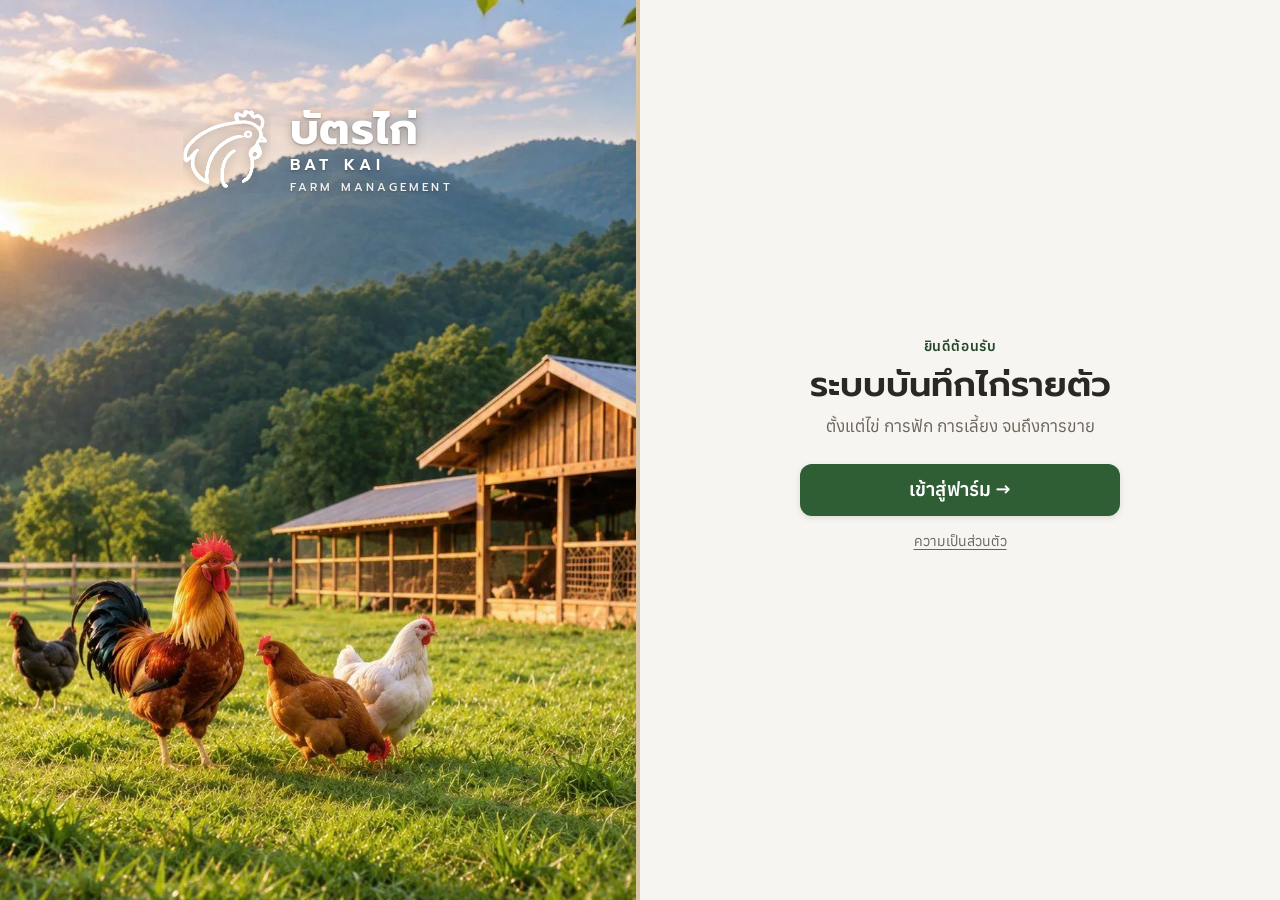
<file: app.html>
<!doctype html>
<html lang="th">
  <head><meta name="robots" content="noindex,nofollow">
    <meta charset="UTF-8" />
    <meta name="viewport" content="width=device-width, initial-scale=1, viewport-fit=cover" />
    <meta name="theme-color" content="#2F5D34" />
    <meta name="description" content="บัตรไก่ · ระบบบันทึกไก่ ฟาร์มจันท์" />
    <link rel="manifest" href="./manifest.webmanifest" />
    <!-- ไอคอน = หัวไก่ลายเส้นจากโลโก้บัตรไก่ (ไม่มีคำ) · เส้นขาวบนเขียว 2F5D34 -->
    <link rel="icon" href="./icon.svg" type="image/svg+xml" />
    <link rel="icon" href="./favicon-32.png" type="image/png" sizes="32x32" />
    <link rel="apple-touch-icon" href="./apple-touch-icon.png" />
    <meta name="apple-mobile-web-app-capable" content="yes" />
    <meta name="apple-mobile-web-app-title" content="บัตรไก่" />
    <link rel="preconnect" href="https://fonts.googleapis.com" />
    <link rel="preconnect" href="https://fonts.gstatic.com" crossorigin />
    <link href="https://fonts.googleapis.com/css2?family=Anuphan:wght@400;500;600;700&family=Prompt:wght@500;600;700&display=swap" rel="stylesheet" />
    <title>บัตรไก่</title>
    <script type="module" crossorigin src="./assets/index-D59DdgWn.js"></script>
    <link rel="stylesheet" crossorigin href="./assets/index-4qrkujzq.css">
  </head>
  <body>
    <div id="root"></div>
  </body>
</html>
</file>
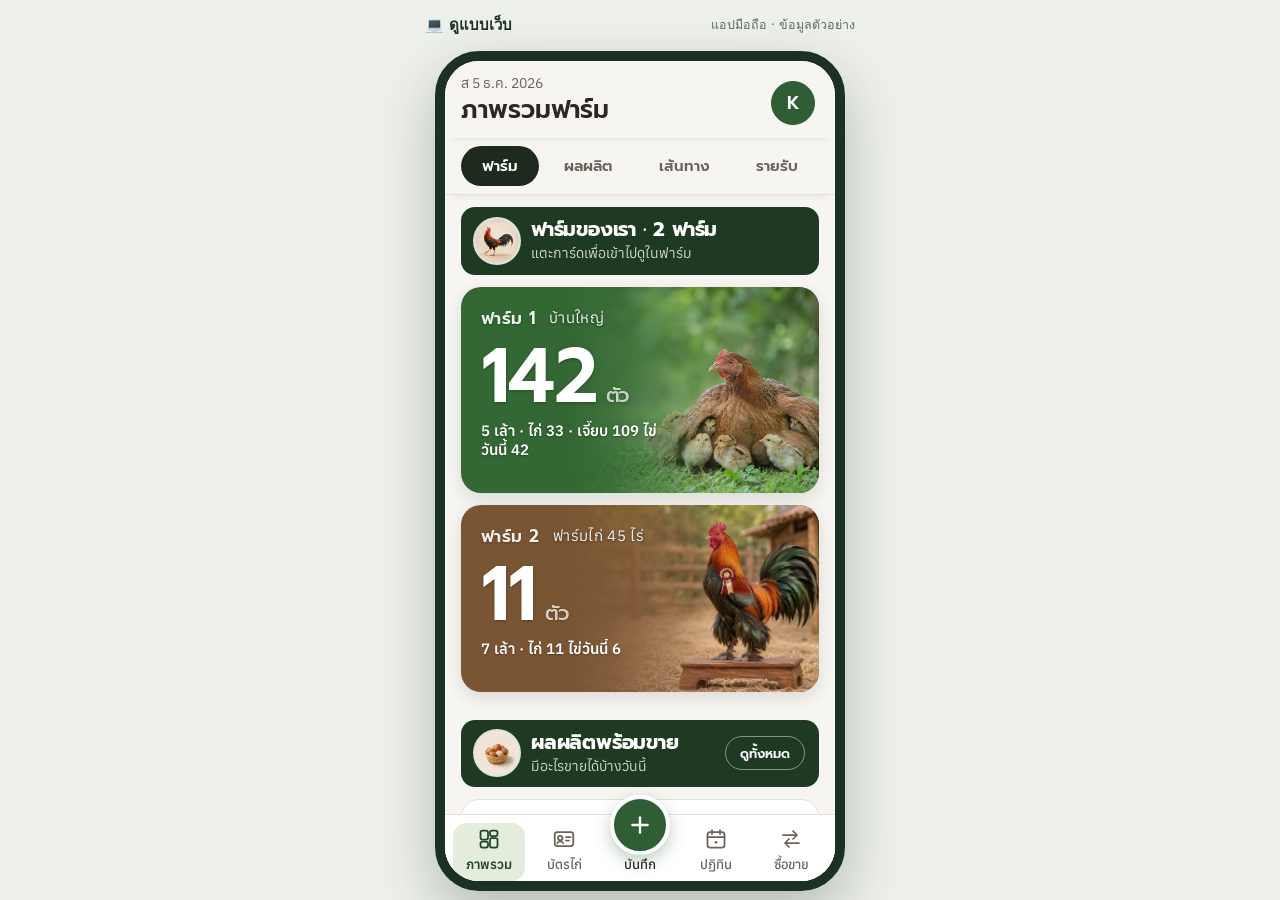
<file: phone.html>
<!doctype html>
<html lang="th"><head><meta charset="utf-8"><meta name="viewport" content="width=device-width,initial-scale=1"><meta name="robots" content="noindex,nofollow">
<title>บัตรไก่ · แอปมือถือ (ตัวอย่าง)</title>
<style>
html,body{margin:0;height:100%;background:#EEF1EA;font:15px/1.5 system-ui,sans-serif;color:#1C3024}
.top{max-width:430px;margin:0 auto;padding:14px 16px;display:flex;justify-content:space-between;align-items:center}
.top a{color:#1C3024;font-weight:600;text-decoration:none}.top small{color:#5E6A5F}
.ph{width:390px;height:min(844px,calc(100vh - 80px));margin:0 auto;border:10px solid #1C3024;border-radius:44px;overflow:hidden;background:#fff;box-shadow:0 24px 60px rgba(28,48,36,.28)}
.ph iframe{width:100%;height:100%;border:0;display:block}
@media (max-width:480px){.top{display:none}.ph{width:100%;height:100vh;border:0;border-radius:0;box-shadow:none}}
</style></head><body>
<div class="top"><a href="./app.html?demo=kla">💻 ดูแบบเว็บ</a><small>แอปมือถือ · ข้อมูลตัวอย่าง</small></div>
<div class="ph"><iframe src="./app.html?demo=kla" title="แอปบัตรไก่"></iframe></div>
</body></html>
</file>
